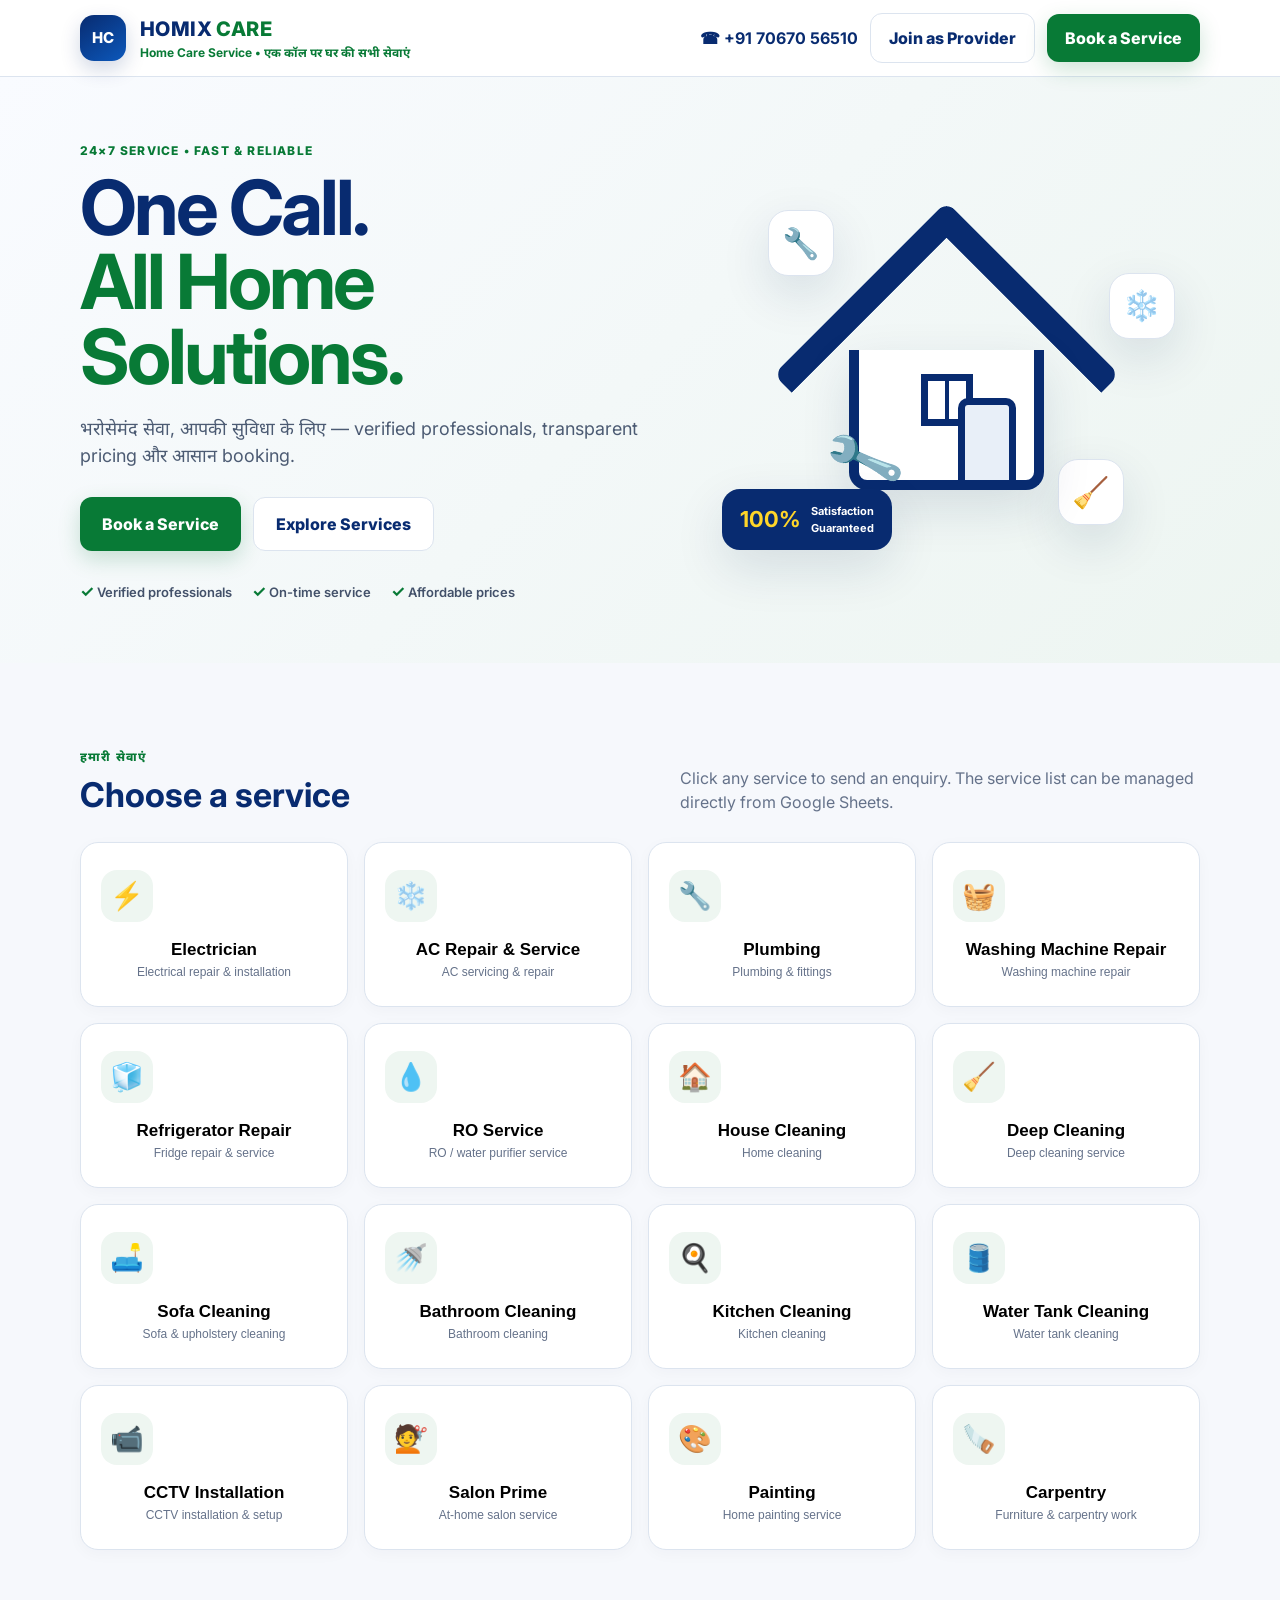
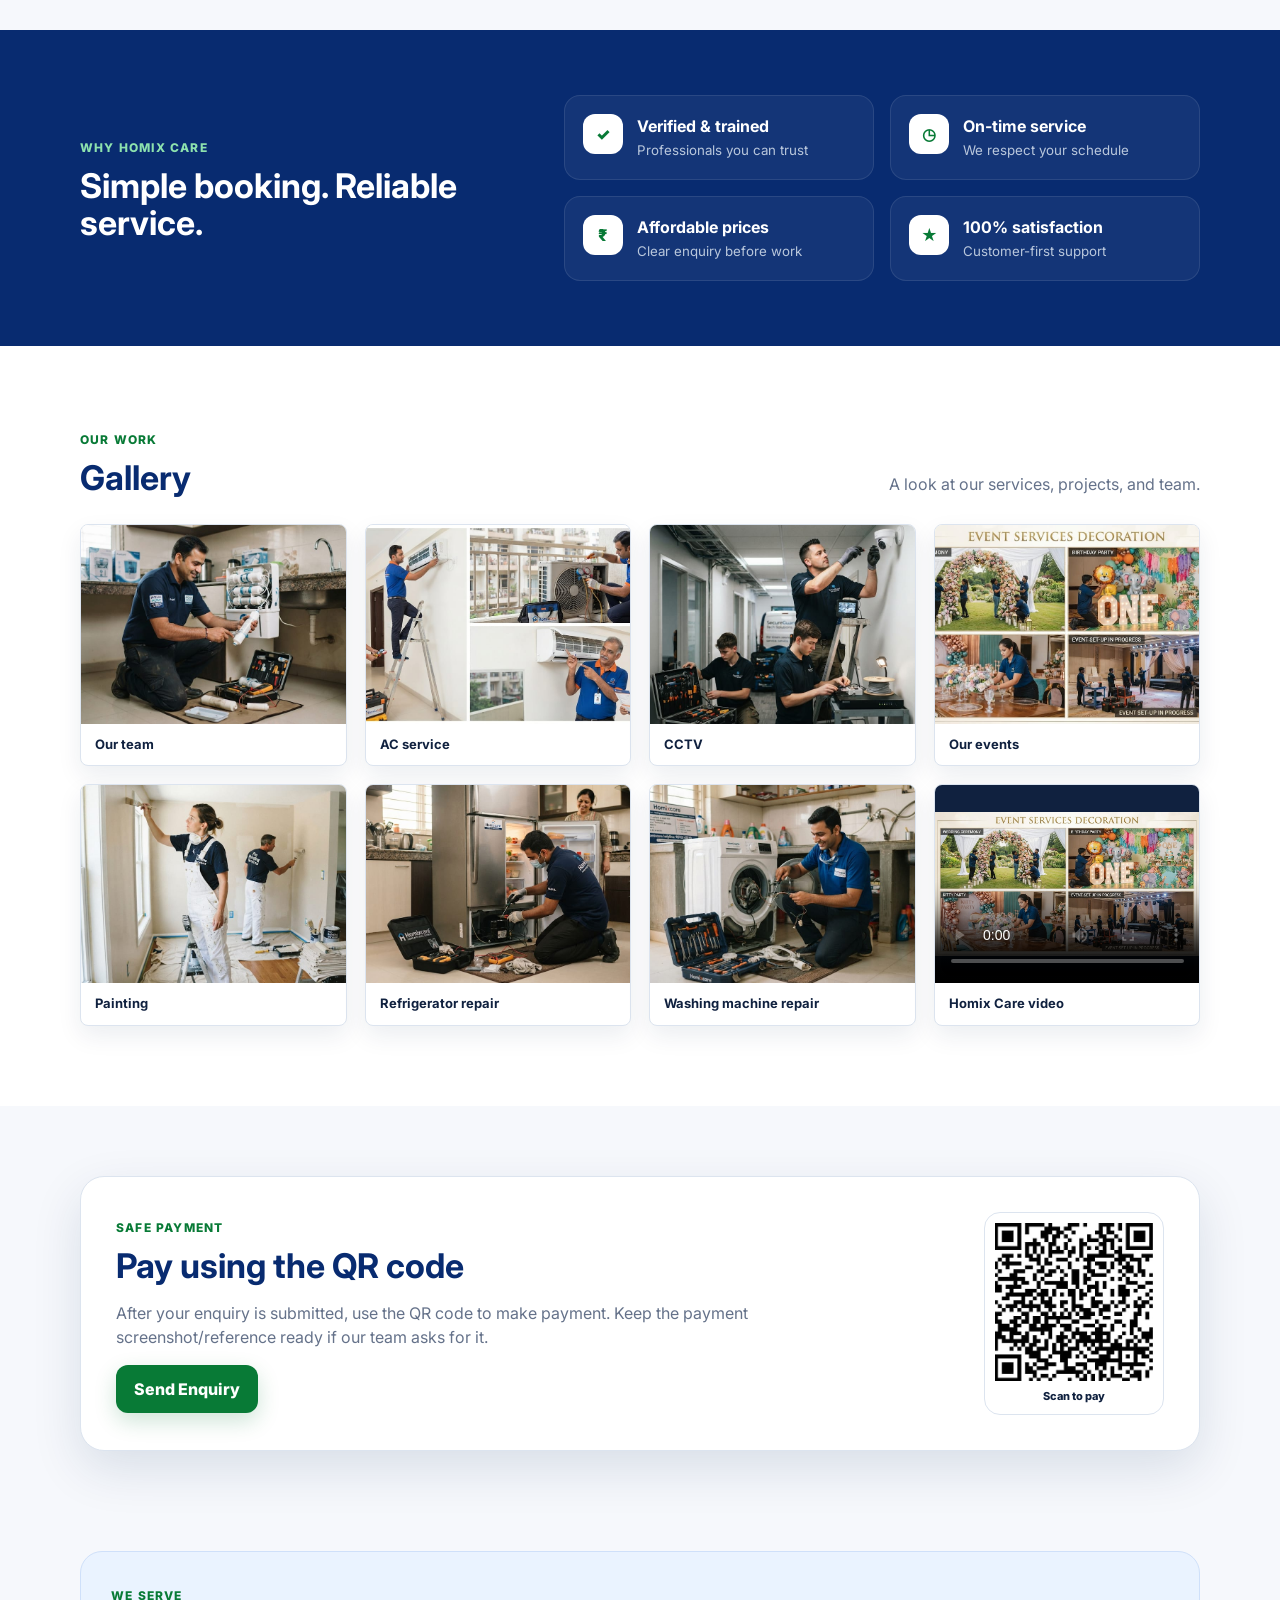
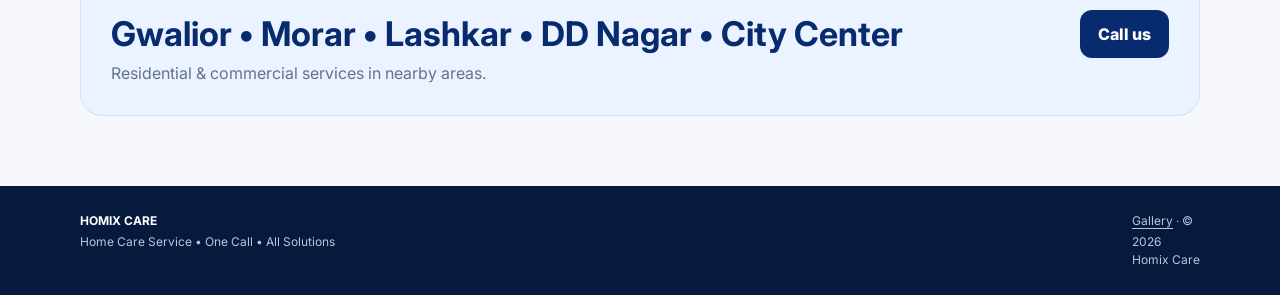
<file: index.html>
<!DOCTYPE html>
<html lang="en">
<head>
  <meta charset="UTF-8" />
  <meta name="viewport" content="width=device-width, initial-scale=1.0" />
  <meta name="description" content="Homix Care — Home Care Service for electrician, AC repair, plumbing, appliance repair, cleaning and more." />
  <title>Homix Care | Home Care Service</title>
  <link rel="preconnect" href="https://fonts.googleapis.com">
  <link rel="preconnect" href="https://fonts.gstatic.com" crossorigin>
  <link href="https://fonts.googleapis.com/css2?family=Inter:wght@400;500;600;700;800&family=Noto+Sans+Devanagari:wght@500;600;700;800&display=swap" rel="stylesheet">
  <link rel="stylesheet" href="styles.css" />
</head>
<body>
  <header class="topbar">
    <div class="container topbar-inner">
      <div class="brand-mark" aria-label="Homix Care">HC</div>
      <div class="brand-copy">
        <div class="brand-title">HOMIX <span>CARE</span></div>
        <div class="brand-sub">Home Care Service • एक कॉल पर घर की सभी सेवाएं</div>
      </div>
      <div class="top-actions">
        <a class="phone" href="tel:+917067056510">☎ <span>+91 70670 56510</span></a>
        <a class="btn btn-light" href="vendor.html">Join as Provider</a>
        <button class="btn btn-primary" data-book-service>Book a Service</button>
      </div>
    </div>
  </header>

  <main>
    <section class="hero">
      <div class="container hero-grid">
        <div>
          <div class="eyebrow">24×7 SERVICE • FAST & RELIABLE</div>
          <h1>One Call.<br><span>All Home Solutions.</span></h1>
          <p class="hero-text">भरोसेमंद सेवा, आपकी सुविधा के लिए — verified professionals, transparent pricing और आसान booking.</p>
          <div class="hero-actions">
            <button class="btn btn-primary btn-lg" data-book-service>Book a Service</button>
            <a class="btn btn-light btn-lg" href="#services">Explore Services</a>
          </div>
          <div class="trust-row">
            <div><strong>✓</strong> Verified professionals</div>
            <div><strong>✓</strong> On-time service</div>
            <div><strong>✓</strong> Affordable prices</div>
          </div>
        </div>
        <div class="hero-card">
          <div class="service-orbit orbit-one">🔧</div>
          <div class="service-orbit orbit-two">❄️</div>
          <div class="service-orbit orbit-three">🧹</div>
          <div class="hero-house">
            <div class="roof"></div>
            <div class="house-body">
              <div class="window"></div>
              <div class="door"></div>
              <div class="tool">🔧</div>
            </div>
          </div>
          <div class="hero-badge"><b>100%</b><span>Satisfaction<br>Guaranteed</span></div>
        </div>
      </div>
    </section>

    <section id="services" class="section services-section">
      <div class="container">
        <div class="section-heading">
          <div><span class="kicker">हमारी सेवाएं</span><h2>Choose a service</h2></div>
          <p>Click any service to send an enquiry. The service list can be managed directly from Google Sheets.</p>
        </div>
        <div id="servicesGrid" class="services-grid" aria-live="polite"></div>
        <div id="serviceLoading" class="loading">Loading services…</div>
      </div>
    </section>

    <section class="why-section">
      <div class="container why-grid">
        <div><span class="kicker light">WHY HOMIX CARE</span><h2>Simple booking. Reliable service.</h2></div>
        <div class="why-items">
          <div class="why-item"><span>✓</span><div><b>Verified & trained</b><small>Professionals you can trust</small></div></div>
          <div class="why-item"><span>◷</span><div><b>On-time service</b><small>We respect your schedule</small></div></div>
          <div class="why-item"><span>₹</span><div><b>Affordable prices</b><small>Clear enquiry before work</small></div></div>
          <div class="why-item"><span>★</span><div><b>100% satisfaction</b><small>Customer-first support</small></div></div>
        </div>
      </div>
    </section>

    <section id="gallery" class="section gallery-section">
      <div class="container">
        <div class="section-heading">
          <div><span class="kicker">OUR WORK</span><h2>Gallery</h2></div>
          <p>A look at our services, projects, and team.</p>
        </div>
        <div class="gallery-grid">
          <figure class="gallery-item"><img src="assets/gallery-images/AARO.jpeg" alt="Homix Care service work" loading="lazy" /><figcaption>Our team</figcaption></figure>
          <figure class="gallery-item"><img src="assets/gallery-images/AC_SERVICE.jpeg" alt="Air conditioner service" loading="lazy" /><figcaption>AC service</figcaption></figure>
          <figure class="gallery-item"><img src="assets/gallery-images/CCTV.jpeg" alt="CCTV installation and service" loading="lazy" /><figcaption>CCTV</figcaption></figure>
          <figure class="gallery-item"><img src="assets/gallery-images/EVENT.jpeg" alt="Homix Care event" loading="lazy" /><figcaption>Our events</figcaption></figure>
          <figure class="gallery-item"><img src="assets/gallery-images/PAINTING.jpeg" alt="Home painting service" loading="lazy" /><figcaption>Painting</figcaption></figure>
          <figure class="gallery-item"><img src="assets/gallery-images/REFRIGERATOR.jpeg" alt="Refrigerator repair service" loading="lazy" /><figcaption>Refrigerator repair</figcaption></figure>
          <figure class="gallery-item"><img src="assets/gallery-images/WASHING_MACHINE.jpeg" alt="Washing machine repair service" loading="lazy" /><figcaption>Washing machine repair</figcaption></figure>
          <figure class="gallery-item gallery-video"><video controls playsinline preload="metadata" poster="assets/gallery-images/EVENT.jpeg"><source src="assets/gallery-images/VIDEO.mp4" type="video/mp4" />Your browser does not support video playback.</video><figcaption>Homix Care video</figcaption></figure>
        </div>
      </div>
    </section>

    <section class="payment-section">
      <div class="container payment-card">
        <div>
          <span class="kicker">SAFE PAYMENT</span>
          <h2>Pay using the QR code</h2>
          <p>After your enquiry is submitted, use the QR code to make payment. Keep the payment screenshot/reference ready if our team asks for it.</p>
          <button class="btn btn-primary" data-book-service>Send Enquiry</button>
        </div>
        <div class="qr-wrap"><img src="assets/NM_QR_Code.jpeg" alt="Payment QR code" /><span>Scan to pay</span></div>
      </div>
    </section>

    <section class="area-section">
      <div class="container area-inner">
        <div><span class="kicker">WE SERVE</span><h2>Gwalior • Morar • Lashkar • DD Nagar • City Center</h2><p>Residential & commercial services in nearby areas.</p></div>
        <a class="btn btn-dark" href="tel:+917067056510">Call us</a>
      </div>
    </section>
  </main>

  <footer><div class="container footer-inner"><div><b>HOMIX CARE</b><span>Home Care Service • One Call • All Solutions</span></div><div><a class="footer-gallery-link" href="#gallery">Gallery</a> · © <span id="year"></span> Homix Care</div></div></footer>

  <div id="enquiryModal" class="modal" aria-hidden="true">
    <div class="modal-backdrop" data-close-modal></div>
    <div class="modal-dialog" role="dialog" aria-modal="true" aria-labelledby="modalTitle">
      <button class="modal-close" type="button" aria-label="Close" data-close-modal>×</button>
      <div class="modal-head"><span class="kicker">QUICK ENQUIRY</span><h2 id="modalTitle">Book a Home Service</h2><p>Tell us what you need and our team will contact you.</p></div>
      <form id="enquiryForm" method="POST" target="submitFrame">
        <input type="hidden" name="source" value="website" />
        <input type="hidden" id="selectedService" name="selectedService" value="" />
        <div class="form-grid">
          <label>Full name<input required name="name" autocomplete="name" placeholder="Your name" pattern="[A-Za-z ]+" title="Only letters and spaces are allowed" /></label>
          <label>Mobile number<input required name="phone" inputmode="numeric" autocomplete="tel" placeholder="10-digit mobile number" pattern="[0-9]{10}" maxlength="10" title="Enter exactly 10 digits" /></label>
          <label>Email <span>(optional)</span><input type="email" name="email" autocomplete="email" placeholder="you@example.com" /></label>
          <label>Preferred date<input type="date" name="preferredDate" id="preferredDate" /></label>
          <label>Preferred time<select name="preferredTime"><option value="">Select time</option><option>Morning (8 AM – 12 PM)</option><option>Afternoon (12 PM – 4 PM)</option><option>Evening (4 PM – 8 PM)</option><option>Any time</option></select></label>
          <label>Service<select id="serviceSelect" name="service" required><option value="">Loading services…</option></select></label>
          <label class="full">Address<textarea required name="address" rows="2" placeholder="House / flat, street, area, city"></textarea></label>
          <label class="full">Requirement / problem<textarea required name="requirement" rows="3" placeholder="Describe the work you need…"></textarea></label>
        </div>
        <div class="form-note">By submitting, you agree that our service team may contact you regarding this enquiry.</div>
        <button class="btn btn-primary btn-lg submit-btn" type="submit">Submit Enquiry</button>
      </form>
      <iframe name="submitFrame" id="submitFrame" class="hidden-frame" title="Form submission"></iframe>
      <div id="errorMessage" class="error-message" hidden></div>
      <div id="successMessage" class="success-message" hidden><div class="success-icon">✓</div><h3>Enquiry received!</h3><p>Thank you. Our team will contact you shortly.</p><button class="btn btn-primary" data-close-modal>Done</button></div>
    </div>
  </div>

  <script src="config.js"></script>
  <script src="app.js"></script>
</body>
</html>
</file>
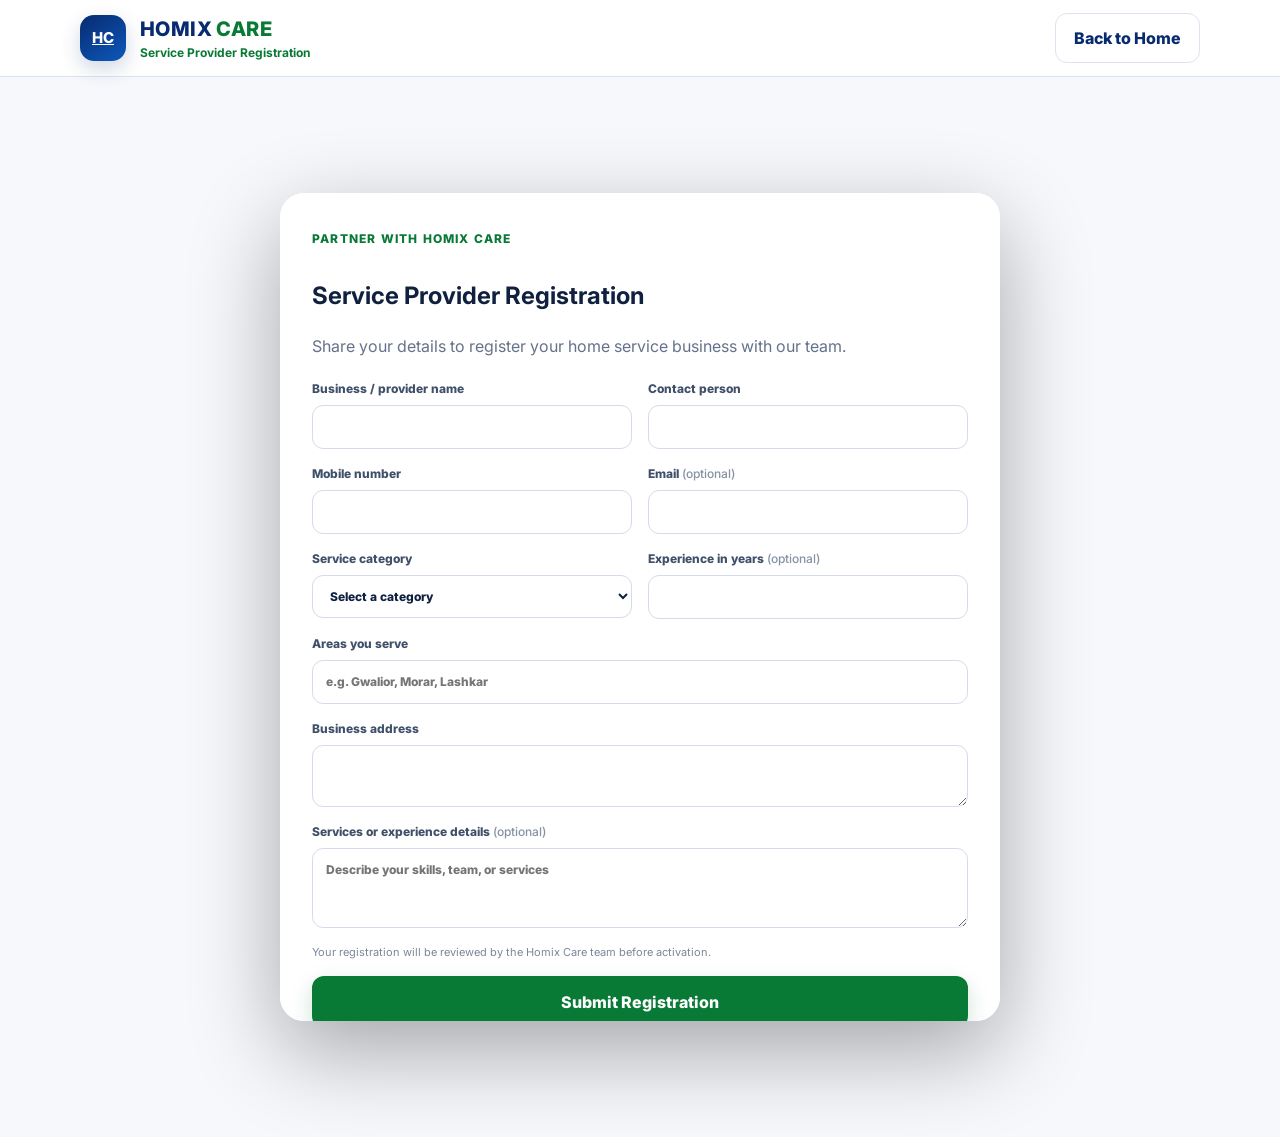
<file: vendor.html>
<!DOCTYPE html>
<html lang="en">
<head>
  <meta charset="UTF-8" />
  <meta name="viewport" content="width=device-width, initial-scale=1.0" />
  <meta name="description" content="Register as a Homix Care home service provider." />
  <title>Join Homix Care | Service Provider Registration</title>
  <link rel="preconnect" href="https://fonts.googleapis.com">
  <link rel="preconnect" href="https://fonts.gstatic.com" crossorigin>
  <link href="https://fonts.googleapis.com/css2?family=Inter:wght@400;500;600;700;800&family=Noto+Sans+Devanagari:wght@500;600;700;800&display=swap" rel="stylesheet">
  <link rel="stylesheet" href="styles.css" />
</head>
<body>
  <header class="topbar">
    <div class="container topbar-inner">
      <a class="brand-mark" href="index.html" aria-label="Homix Care home">HC</a>
      <div class="brand-copy">
        <div class="brand-title">HOMIX <span>CARE</span></div>
        <div class="brand-sub">Service Provider Registration</div>
      </div>
      <div class="top-actions">
        <a class="btn btn-light" href="index.html">Back to Home</a>
      </div>
    </div>
  </header>

  <main>
    <section class="section">
      <div class="container">
        <div class="modal-dialog">
          <div class="modal-head">
            <span class="kicker">PARTNER WITH HOMIX CARE</span>
            <h1 id="registrationTitle">Service Provider Registration</h1>
            <p>Share your details to register your home service business with our team.</p>
          </div>

          <form id="vendorForm" method="POST" target="vendorSubmitFrame">
            <input type="hidden" name="action" value="register-vendor" />
            <div class="form-grid">
              <label>Business / provider name
                <input required name="providerName" autocomplete="organization" maxlength="120" />
              </label>
              <label>Contact person
                <input required name="contactPerson" autocomplete="name" maxlength="100" />
              </label>
              <label>Mobile number
                <input required name="phone" type="tel" inputmode="numeric" autocomplete="tel" pattern="[0-9]{10}" maxlength="10" title="Enter a 10-digit mobile number" />
              </label>
              <label>Email <span>(optional)</span>
                <input name="email" type="email" autocomplete="email" maxlength="120" />
              </label>
              <label>Service category
                <select required name="serviceCategory">
                  <option value="">Select a category</option>
                  <option>Electrical</option>
                  <option>AC and appliances</option>
                  <option>Plumbing</option>
                  <option>Cleaning</option>
                  <option>Carpentry</option>
                  <option>Painting</option>
                  <option>Salon and beauty</option>
                  <option>Other</option>
                </select>
              </label>
              <label>Experience in years <span>(optional)</span>
                <input name="experienceYears" type="number" min="0" max="60" step="1" inputmode="numeric" />
              </label>
              <label class="full">Areas you serve
                <input required name="serviceAreas" maxlength="250" placeholder="e.g. Gwalior, Morar, Lashkar" />
              </label>
              <label class="full">Business address
                <textarea required name="address" rows="2" maxlength="500" autocomplete="street-address"></textarea>
              </label>
              <label class="full">Services or experience details <span>(optional)</span>
                <textarea name="details" rows="3" maxlength="1000" placeholder="Describe your skills, team, or services"></textarea>
              </label>
            </div>
            <div class="form-note">Your registration will be reviewed by the Homix Care team before activation.</div>
            <button class="btn btn-primary btn-lg submit-btn" type="submit">Submit Registration</button>
          </form>

          <div id="vendorStatus" class="success-message" role="status" aria-live="polite" hidden>
            <div class="success-icon">✓</div>
            <h2>Registration submitted</h2>
            <p>Thank you. Our team will contact you after reviewing your details.</p>
            <a class="btn btn-primary" href="index.html">Back to Home</a>
          </div>
          <iframe name="vendorSubmitFrame" id="vendorSubmitFrame" class="hidden-frame" title="Registration submission"></iframe>
        </div>
      </div>
    </section>
  </main>

  <script src="config.js"></script>
  <script src="vendor.js"></script>
</body>
</html>
</file>
<file: styles.css>
:root{--navy:#082b70;--navy2:#061f50;--green:#087a36;--green2:#0c9a45;--ink:#10213f;--muted:#65728a;--bg:#f6f8fc;--white:#fff;--line:#dce4ef;--yellow:#ffd629;--shadow:0 18px 50px rgba(12,39,82,.12);--radius:20px}
*{box-sizing:border-box}html{scroll-behavior:smooth}body{margin:0;font-family:Inter,"Noto Sans Devanagari",Arial,sans-serif;color:var(--ink);background:var(--bg);line-height:1.5}.container{width:min(1120px,calc(100% - 36px));margin:auto}.topbar{background:#fff;border-bottom:1px solid var(--line);position:sticky;top:0;z-index:20}.topbar-inner{min-height:76px;display:flex;align-items:center;gap:14px}.brand-mark{width:46px;height:46px;border-radius:14px;background:linear-gradient(145deg,var(--navy),#0c58bb);color:#fff;display:grid;place-items:center;font-weight:800;font-size:15px;box-shadow:0 8px 20px #082b7030}.brand-title{font-size:20px;font-weight:800;letter-spacing:.4px;color:var(--navy)}.brand-title span{color:var(--green)}.brand-sub{font-size:12px;color:var(--green);font-weight:700}.top-actions{margin-left:auto;display:flex;gap:12px;align-items:center}.phone{font-weight:700;color:var(--navy);text-decoration:none}.btn{border:0;border-radius:12px;padding:12px 18px;font:inherit;font-weight:800;cursor:pointer;text-decoration:none;display:inline-flex;align-items:center;justify-content:center;transition:.2s transform,.2s box-shadow}.btn:hover{transform:translateY(-1px)}.btn-primary{background:var(--green);color:#fff;box-shadow:0 8px 22px #087a3633}.btn-light{background:#fff;color:var(--navy);border:1px solid var(--line)}.btn-dark{background:var(--navy);color:#fff}.btn-lg{padding:14px 22px}
.hero{background:linear-gradient(135deg,#f9fbff 0%,#edf5f1 100%);overflow:hidden}.hero-grid{min-height:550px;display:grid;grid-template-columns:1.05fr .95fr;align-items:center;gap:50px;padding:60px 0}.eyebrow,.kicker{display:inline-block;font-size:12px;font-weight:800;letter-spacing:1.2px;color:var(--green);margin-bottom:10px}.hero h1{font-size:clamp(46px,7vw,76px);line-height:.98;margin:0 0 22px;letter-spacing:-3px;color:var(--navy)}.hero h1 span{color:var(--green)}.hero-text{font-size:18px;color:#4c5b73;max-width:650px}.hero-actions{display:flex;gap:12px;margin:28px 0}.trust-row{display:flex;gap:20px;flex-wrap:wrap;color:#43516a;font-size:13px;font-weight:600}.trust-row strong{color:var(--green);font-size:16px}.hero-card{min-height:390px;position:relative;display:grid;place-items:center}.hero-house{width:280px;height:280px;position:relative}.roof{width:245px;height:245px;border-left:26px solid var(--navy);border-top:26px solid var(--navy);transform:rotate(45deg);position:absolute;left:18px;top:22px;border-radius:12px}.house-body{position:absolute;left:43px;top:120px;width:195px;height:140px;background:#fff;border:10px solid var(--navy);border-top:0;border-radius:0 0 18px 18px;box-shadow:var(--shadow)}.window{position:absolute;width:52px;height:52px;left:62px;top:24px;background:linear-gradient(90deg,#fff 45%,var(--navy) 45% 55%,#fff 55%),linear-gradient(#fff 45%,var(--navy) 45% 55%,#fff 55%);border:7px solid var(--navy)}.door{position:absolute;right:18px;bottom:0;width:58px;height:82px;background:#e8eff8;border:7px solid var(--navy);border-bottom:0;border-radius:10px 10px 0 0}.tool{position:absolute;font-size:56px;left:-30px;bottom:-20px;transform:rotate(-20deg)}.service-orbit{position:absolute;background:#fff;border:1px solid var(--line);width:66px;height:66px;border-radius:20px;display:grid;place-items:center;font-size:30px;box-shadow:var(--shadow);animation:float 4s ease-in-out infinite}.orbit-one{top:35px;left:15%}.orbit-two{top:25%;right:5%;animation-delay:.8s}.orbit-three{bottom:40px;right:15%;animation-delay:1.5s}.hero-badge{position:absolute;bottom:15px;left:6%;background:var(--navy);color:#fff;border-radius:18px;padding:14px 18px;display:flex;gap:10px;align-items:center;box-shadow:var(--shadow)}.hero-badge b{font-size:22px;color:var(--yellow)}.hero-badge span{font-size:11px;font-weight:700}.section{padding:80px 0}.section-heading{display:flex;justify-content:space-between;align-items:end;gap:30px;margin-bottom:28px}.section-heading h2,.payment-card h2,.area-inner h2,.why-grid h2{font-size:34px;line-height:1.1;margin:0;color:var(--navy)}.section-heading p{max-width:520px;color:var(--muted);margin:0}.services-grid{display:grid;grid-template-columns:repeat(4,1fr);gap:16px}.service-card{background:#fff;border:1px solid var(--line);border-radius:18px;padding:20px;min-height:165px;cursor:pointer;box-shadow:0 4px 15px #10213f08;transition:.2s}.service-card:hover{transform:translateY(-4px);box-shadow:var(--shadow);border-color:#b8c7dc}.service-icon{width:52px;height:52px;border-radius:16px;background:#eef6f1;display:grid;place-items:center;font-size:27px;margin-bottom:18px}.service-card h3{font-size:17px;margin:0 0 5px}.service-card p{font-size:12px;color:var(--muted);margin:0}.loading{text-align:center;padding:30px;color:var(--muted)}.why-section{background:var(--navy);color:#fff;padding:65px 0}.why-grid{display:grid;grid-template-columns:.8fr 1.2fr;gap:60px;align-items:center}.why-grid h2{color:#fff;max-width:400px}.kicker.light{color:#8de2ae}.why-items{display:grid;grid-template-columns:1fr 1fr;gap:16px}.why-item{display:flex;gap:14px;background:#ffffff0d;border:1px solid #ffffff18;border-radius:16px;padding:18px}.why-item>span{width:40px;height:40px;border-radius:12px;background:#fff;color:var(--green);display:grid;place-items:center;font-weight:900}.why-item b,.why-item small{display:block}.why-item small{color:#b9c7dc;margin-top:3px}.payment-section{padding:70px 0}.payment-card{background:#fff;border:1px solid var(--line);border-radius:24px;box-shadow:var(--shadow);padding:35px;display:grid;grid-template-columns:1fr 180px;align-items:center;gap:30px}.payment-card p{color:var(--muted);max-width:680px}.qr-wrap{border:1px solid var(--line);border-radius:16px;padding:10px;background:#fff;text-align:center}.qr-wrap img{display:block;width:100%;aspect-ratio:1;object-fit:cover}.qr-wrap span{display:block;font-size:11px;font-weight:800;margin-top:7px}.area-section{padding:30px 0 70px}.area-inner{background:#eaf3ff;border:1px solid #cfe0fa;border-radius:22px;padding:30px;display:flex;align-items:center;justify-content:space-between;gap:20px}.area-inner p{color:var(--muted);margin:8px 0 0}footer{background:#061a3e;color:#b8c7dc;padding:26px 0}.footer-inner{display:flex;justify-content:space-between;gap:20px;font-size:12px}.footer-inner b{color:#fff}.footer-inner span{display:block;margin-top:3px}
.modal{position:fixed;inset:0;display:none;z-index:50}.modal.open{display:block}.modal-backdrop{position:absolute;inset:0;background:#05132acc;backdrop-filter:blur(5px)}.modal-dialog{position:relative;width:min(720px,calc(100% - 28px));max-height:92vh;overflow:auto;background:#fff;border-radius:24px;padding:32px;margin:4vh auto;box-shadow:0 30px 90px #0005}.modal-close{position:absolute;right:18px;top:16px;border:0;background:#edf1f7;color:var(--navy);width:36px;height:36px;border-radius:50%;font-size:25px;cursor:pointer}.modal-head{padding-right:40px;margin-bottom:22px}.modal-head h2{font-size:32px;line-height:1.1;color:var(--navy);margin:0 0 7px}.modal-head p{color:var(--muted);margin:0}.form-grid{display:grid;grid-template-columns:1fr 1fr;gap:16px}.form-grid label{font-size:12px;font-weight:800;color:#40506a}.form-grid label span{font-weight:500;color:#8792a5}.form-grid input,.form-grid select,.form-grid textarea{display:block;width:100%;margin-top:7px;border:1px solid #d3dce8;border-radius:11px;padding:12px 13px;font:inherit;color:var(--ink);background:#fff;outline:none}.form-grid input:focus,.form-grid select:focus,.form-grid textarea:focus{border-color:var(--green);box-shadow:0 0 0 3px #087a3615}.full{grid-column:1/-1}.form-note{font-size:11px;color:#7a879a;margin:16px 0}.submit-btn{width:100%}.hidden-frame{display:none}.error-message{display:block;padding:12px 14px;border-radius:12px;background:#fef2f2;color:#b42318;border:1px solid #f5b7b1;text-align:center;font-size:14px;font-weight:700;margin-bottom:12px}.success-message{text-align:center;padding:30px 10px}.success-icon{width:62px;height:62px;border-radius:50%;background:#e6f6ed;color:var(--green);display:grid;place-items:center;font-size:32px;font-weight:900;margin:0 auto 14px}.success-message h3{font-size:25px;margin:0;color:var(--navy)}.success-message p{color:var(--muted)}
@keyframes float{50%{transform:translateY(-9px)}}
@media(max-width:900px){.hero-grid,.why-grid{grid-template-columns:1fr}.hero-grid{padding:45px 0}.hero-card{min-height:340px}.services-grid{grid-template-columns:repeat(3,1fr)}.why-grid{gap:30px}.section-heading{align-items:start;flex-direction:column}.top-actions .phone span{display:none}}
@media(max-width:640px){.container{width:min(100% - 24px,1120px)}.brand-copy{display:none}.top-actions{gap:7px}.top-actions .phone{font-size:12px}.topbar-inner{min-height:64px}.hero h1{font-size:48px;letter-spacing:-2px}.hero-text{font-size:16px}.hero-actions{flex-direction:column}.hero-actions .btn{width:100%}.hero-card{transform:scale(.84);margin:-20px 0}.services-grid{grid-template-columns:1fr 1fr}.section{padding:55px 0}.why-items{grid-template-columns:1fr}.payment-card{grid-template-columns:1fr;padding:25px}.qr-wrap{width:170px}.area-inner,.footer-inner{flex-direction:column;align-items:flex-start}.form-grid{grid-template-columns:1fr}.full{grid-column:auto}.modal-dialog{padding:24px}.modal-head h2{font-size:26px}}
.gallery-section{background:#fff}
.gallery-grid{display:grid;grid-template-columns:repeat(4,minmax(0,1fr));gap:18px}
.gallery-item{margin:0;overflow:hidden;border:1px solid var(--line);border-radius:8px;background:#fff;box-shadow:0 10px 24px rgba(12,39,82,.08)}
.gallery-item img,.gallery-item video{display:block;width:100%;aspect-ratio:4/3;object-fit:cover;background:#10213f}
.gallery-item figcaption{padding:11px 14px;color:var(--ink);font-size:13px;font-weight:700}
.gallery-video video{object-fit:contain}
.footer-gallery-link{color:inherit;text-underline-offset:3px}
@media(max-width:900px){.gallery-grid{grid-template-columns:repeat(3,minmax(0,1fr))}}
@media(max-width:640px){.gallery-grid{grid-template-columns:repeat(2,minmax(0,1fr));gap:12px}.gallery-item figcaption{padding:10px;font-size:12px}}
</file>
